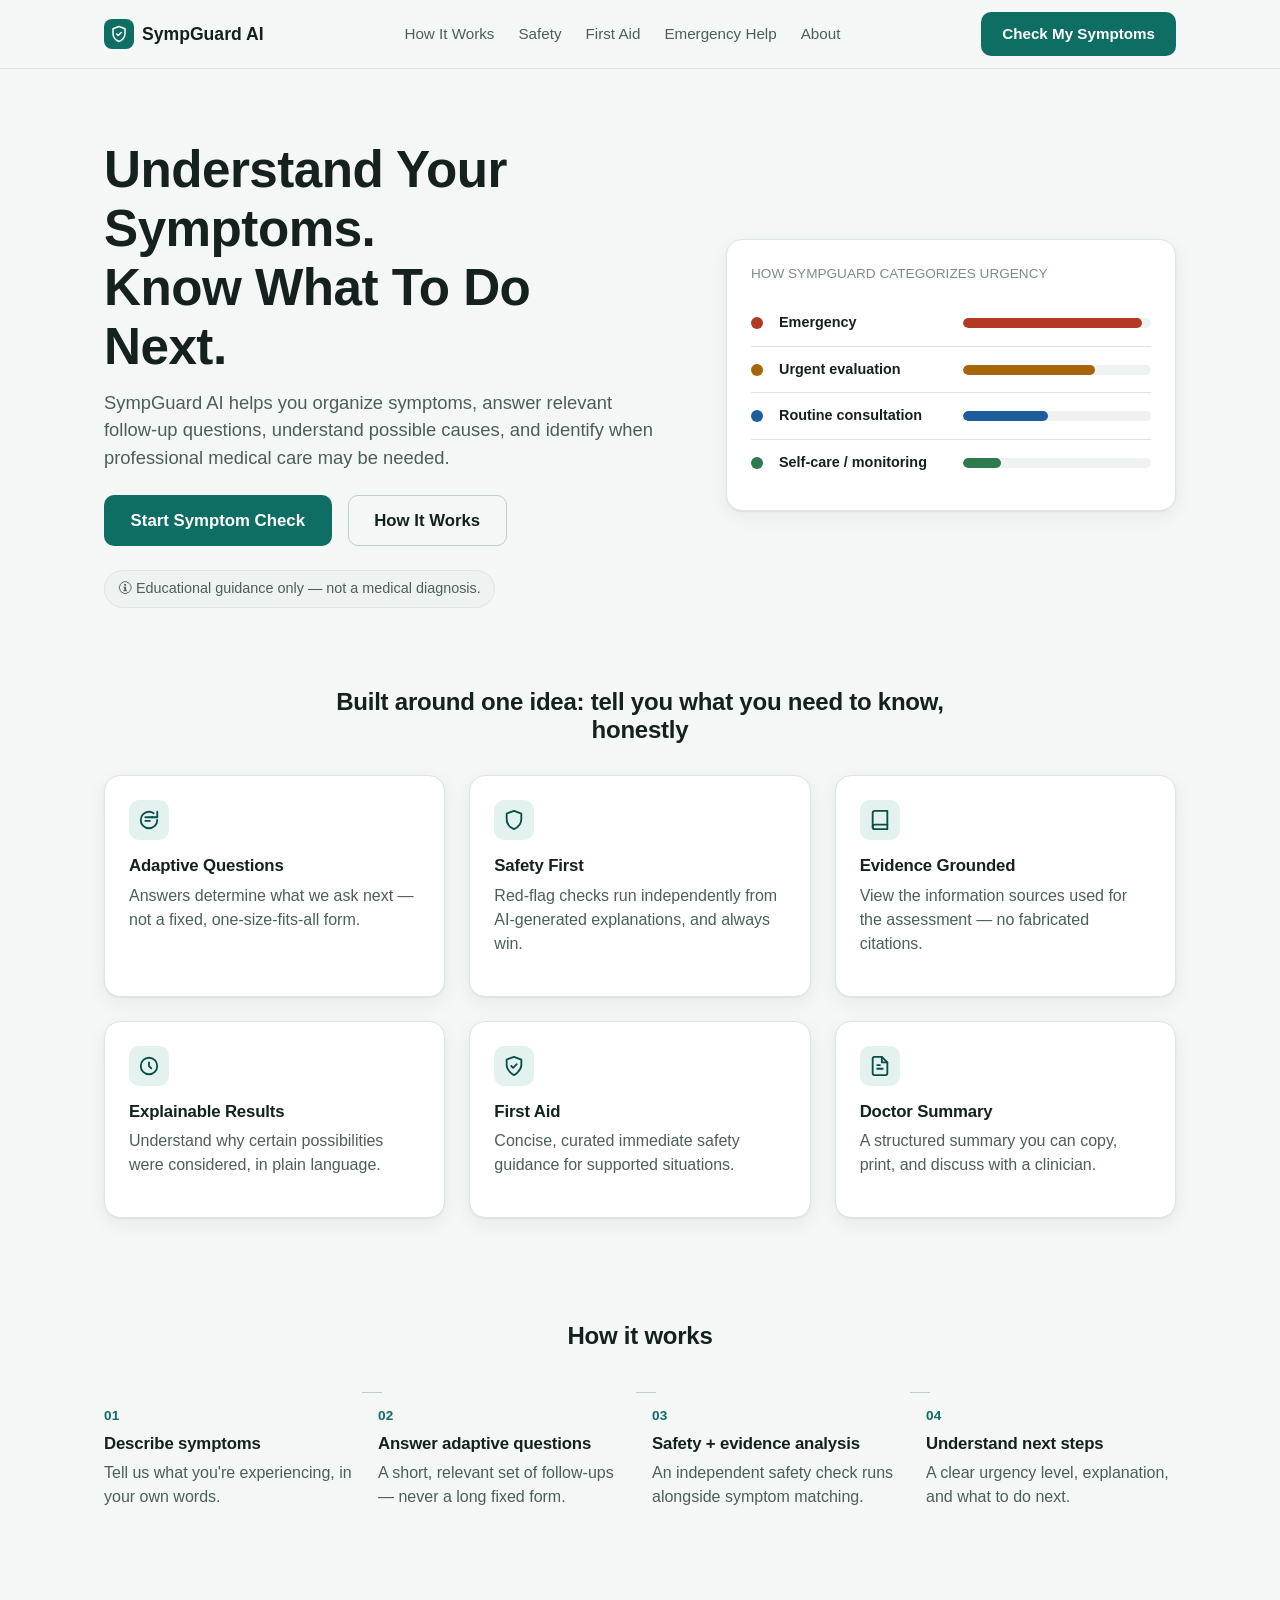
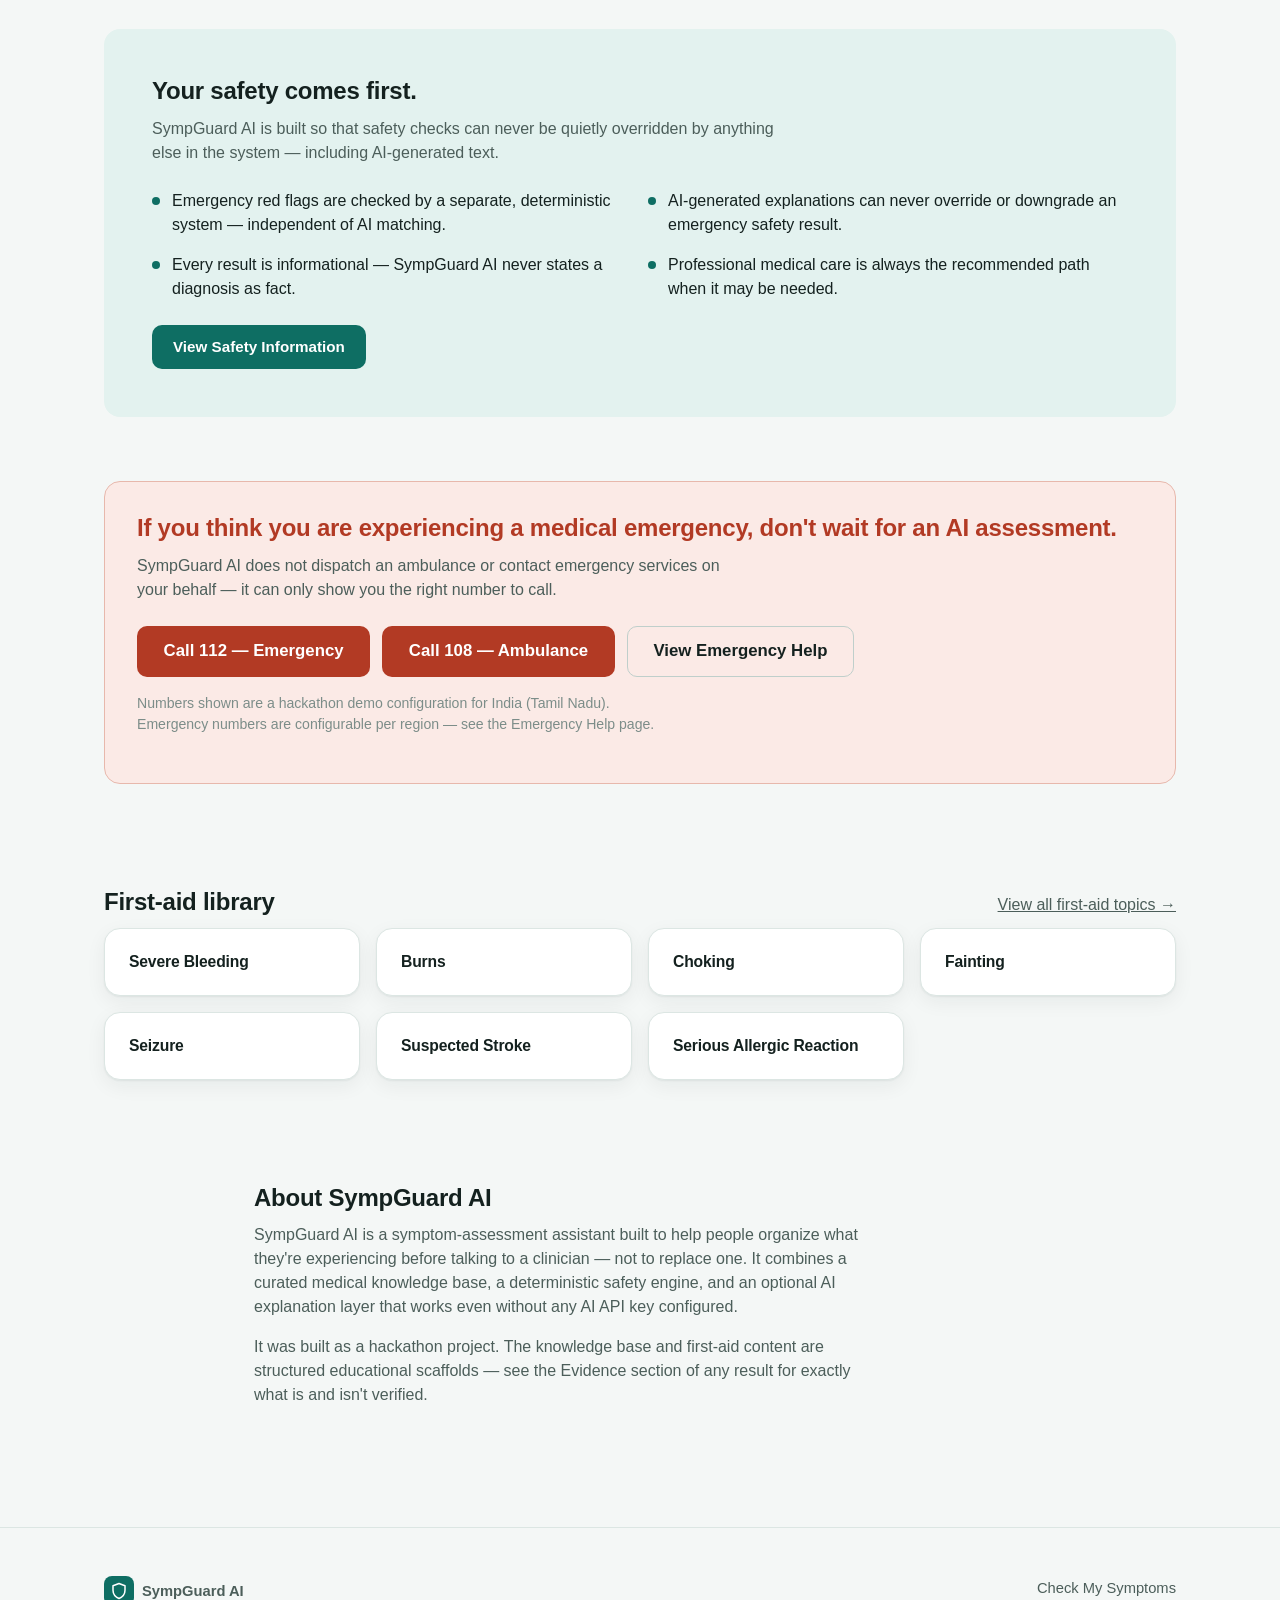
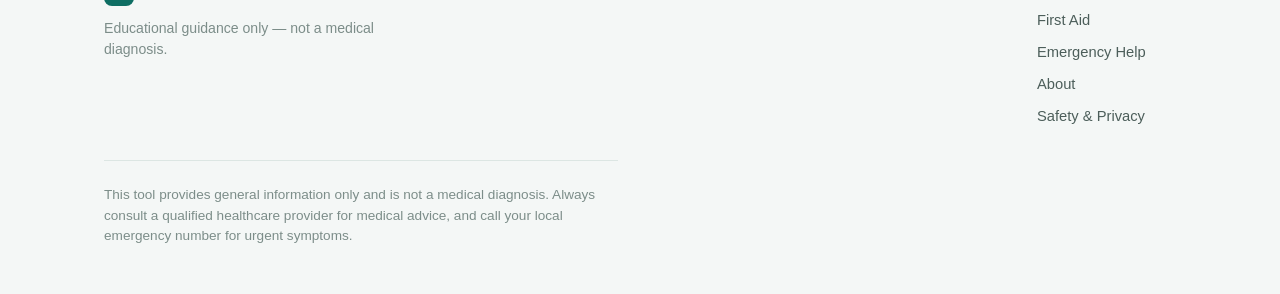
<file: health-assistant-v4/frontend/index.html>
<!DOCTYPE html>
<html lang="en">
<head>
<meta charset="UTF-8">
<meta name="viewport" content="width=device-width, initial-scale=1.0">
<title>SympGuard AI — Understand Your Symptoms. Know What To Do Next.</title>
<meta name="description" content="SympGuard AI helps you organize symptoms, answer relevant follow-up questions, and understand when professional medical care may be needed. Educational guidance only — not a medical diagnosis.">
<!-- Edit this before deploying to a real backend URL, see README "Deployment" -->
<!-- <meta name="sympguard-api-base" content="https://your-api.example.com"> -->
<link rel="icon" href="data:image/svg+xml,%3Csvg xmlns=%27http://www.w3.org/2000/svg%27 viewBox=%270 0 24 24%27%3E%3Ctext y=%2720%27 font-size=%2720%27%3E%F0%9F%9B%A1%EF%B8%8F%3C/text%3E%3C/svg%3E">
<link rel="stylesheet" href="css/styles.css">
<style>
  /* ---- landing-page-only styles ---- */
  .hero { padding: var(--space-8) 0 var(--space-7); }
  .hero .wrap { display: grid; grid-template-columns: 1.1fr 0.9fr; gap: var(--space-8); align-items: center; }
  .hero h1 { font-size: clamp(2.1rem, 4vw, 3.2rem); }
  .hero .lede { font-size: 1.15rem; color: var(--ink-soft); }
  .hero-ctas { display: flex; gap: var(--space-4); flex-wrap: wrap; margin: var(--space-5) 0; }
  .safety-line { display: inline-flex; align-items: center; gap: var(--space-2); font-size: 0.9rem; color: var(--ink-soft); background: var(--surface-sunken); border: 1px solid var(--border); padding: 0.5em 0.9em; border-radius: 999px; }

  .triage-panel { background: var(--surface); border: 1px solid var(--border); border-radius: var(--radius-lg); box-shadow: var(--shadow-card); padding: var(--space-5); }
  .triage-panel .panel-label { font-size: 0.85rem; color: var(--ink-faint); margin-bottom: var(--space-4); }
  .triage-row { display: flex; align-items: center; gap: var(--space-4); padding: var(--space-3) 0; border-bottom: 1px solid var(--border); }
  .triage-row:last-child { border-bottom: none; }
  .triage-dot { width: 12px; height: 12px; border-radius: 50%; flex-shrink: 0; }
  .triage-bar { flex: 1; height: 10px; border-radius: 6px; background: var(--surface-sunken); overflow: hidden; }
  .triage-bar span { display: block; height: 100%; border-radius: 6px; }
  .triage-label { font-size: 0.9rem; font-weight: 600; width: 168px; flex-shrink: 0; }

  .features-grid { display: grid; grid-template-columns: repeat(3, 1fr); gap: var(--space-5); }
  .feature-card h3 { font-size: 1.05rem; margin-bottom: var(--space-2); }
  .feature-card .icon { width: 40px; height: 40px; border-radius: 10px; background: var(--brand-light); display: flex; align-items: center; justify-content: center; margin-bottom: var(--space-4); }
  .feature-card .icon svg { width: 22px; height: 22px; stroke: var(--brand-dark); }

  .steps-grid { display: grid; grid-template-columns: repeat(4, 1fr); gap: var(--space-5); position: relative; }
  .step { position: relative; padding-top: var(--space-5); }
  .step .num { font-size: 0.85rem; font-weight: 700; color: var(--brand); letter-spacing: 0.02em; }
  .step h3 { font-size: 1.05rem; margin: var(--space-2) 0; }
  @media (min-width: 821px) {
    .steps-grid { align-items: start; }
    .step:not(:last-child)::after {
      content: ""; position: absolute; top: 10px; left: calc(100% + var(--space-2)); width: calc(var(--space-5) - 4px);
      height: 1px; background: var(--border-strong);
    }
  }

  .safety-section { background: var(--brand-light); border-radius: var(--radius-lg); padding: var(--space-7); }
  .safety-points { display: grid; grid-template-columns: repeat(2, 1fr); gap: var(--space-4); margin: var(--space-5) 0; }
  .safety-point { display: flex; gap: var(--space-3); align-items: flex-start; }
  .safety-point .dot { width: 8px; height: 8px; border-radius: 50%; background: var(--brand); margin-top: 0.5em; flex-shrink: 0; }

  .emergency-card { background: var(--emergency-bg); border: 1px solid var(--emergency-border); border-radius: var(--radius-lg); padding: var(--space-6); }
  .emergency-card h2 { color: var(--emergency); }
  .emergency-actions { display: flex; gap: var(--space-3); flex-wrap: wrap; margin-top: var(--space-5); }

  .firstaid-grid { display: grid; grid-template-columns: repeat(4, 1fr); gap: var(--space-4); }
  .firstaid-card { display: block; text-decoration: none; color: inherit; }
  .firstaid-card .card { transition: border-color 0.15s ease, transform 0.12s ease; height: 100%; }
  .firstaid-card:hover .card { border-color: var(--brand); transform: translateY(-2px); }
  .firstaid-card h3 { font-size: 0.98rem; margin: 0; }

  @media (max-width: 980px) {
    .features-grid, .firstaid-grid { grid-template-columns: repeat(2, 1fr); }
  }
  @media (max-width: 820px) {
    .hero .wrap { grid-template-columns: 1fr; }
    .steps-grid { grid-template-columns: 1fr 1fr; }
    .safety-points { grid-template-columns: 1fr; }
  }
  @media (max-width: 560px) {
    .features-grid, .firstaid-grid, .steps-grid { grid-template-columns: 1fr; }
  }
</style>
</head>
<body>
<a href="#main" class="skip-link">Skip to content</a>

<header class="site-header">
  <div class="wrap">
    <a href="index.html" class="brand-mark">
      <span class="mark" aria-hidden="true">
        <svg viewBox="0 0 24 24" fill="none" stroke="#fff" stroke-width="2" stroke-linecap="round" stroke-linejoin="round"><path d="M12 2 4 5v6c0 5 3.4 9 8 11 4.6-2 8-6 8-11V5l-8-3Z"/><path d="M9 12l2 2 4-4"/></svg>
      </span>
      SympGuard AI
    </a>
    <nav class="main-nav" id="main-nav">
      <ul>
        <li><a href="#how-it-works">How It Works</a></li>
        <li><a href="#safety">Safety</a></li>
        <li><a href="first-aid.html">First Aid</a></li>
        <li><a href="emergency.html">Emergency Help</a></li>
        <li><a href="#about">About</a></li>
      </ul>
    </nav>
    <div class="row" style="align-items:center; gap: var(--space-3);">
      <a class="btn btn-primary header-cta" href="app.html">Check My Symptoms</a>
      <button class="nav-toggle" id="nav-toggle" aria-expanded="false" aria-controls="main-nav" aria-label="Toggle navigation menu">☰</button>
    </div>
  </div>
</header>

<main id="main">

  <!-- HERO -->
  <section class="hero">
    <div class="wrap">
      <div>
        <h1>Understand Your Symptoms.<br>Know What To Do Next.</h1>
        <p class="lede">SympGuard AI helps you organize symptoms, answer relevant follow-up questions, understand possible causes, and identify when professional medical care may be needed.</p>
        <div class="hero-ctas">
          <a href="app.html" class="btn btn-primary btn-lg">Start Symptom Check</a>
          <a href="#how-it-works" class="btn btn-secondary btn-lg">How It Works</a>
        </div>
        <span class="safety-line">🛈 Educational guidance only — not a medical diagnosis.</span>
      </div>
      <div class="triage-panel" aria-hidden="true">
        <div class="panel-label">HOW SYMPGUARD CATEGORIZES URGENCY</div>
        <div class="triage-row">
          <span class="triage-dot" style="background:var(--emergency)"></span>
          <span class="triage-label">Emergency</span>
          <span class="triage-bar"><span style="width:95%; background:var(--emergency)"></span></span>
        </div>
        <div class="triage-row">
          <span class="triage-dot" style="background:var(--urgent)"></span>
          <span class="triage-label">Urgent evaluation</span>
          <span class="triage-bar"><span style="width:70%; background:var(--urgent)"></span></span>
        </div>
        <div class="triage-row">
          <span class="triage-dot" style="background:var(--routine)"></span>
          <span class="triage-label">Routine consultation</span>
          <span class="triage-bar"><span style="width:45%; background:var(--routine)"></span></span>
        </div>
        <div class="triage-row">
          <span class="triage-dot" style="background:var(--selfcare)"></span>
          <span class="triage-label">Self-care / monitoring</span>
          <span class="triage-bar"><span style="width:20%; background:var(--selfcare)"></span></span>
        </div>
      </div>
    </div>
  </section>

  <!-- FEATURES -->
  <section class="section-tight">
    <div class="wrap">
      <h2 class="center" style="max-width:640px;margin:0 auto var(--space-6);">Built around one idea: tell you what you need to know, honestly</h2>
      <div class="features-grid">
        <div class="feature-card card">
          <span class="icon"><svg viewBox="0 0 24 24" fill="none" stroke-width="2" stroke-linecap="round" stroke-linejoin="round"><path d="M8 9h8M8 13h5M21 12a9 9 0 1 1-9-9c2 0 3.7.6 5.1 1.6"/><path d="M21 3v6h-6"/></svg></span>
          <h3>Adaptive Questions</h3>
          <p class="muted">Answers determine what we ask next — not a fixed, one-size-fits-all form.</p>
        </div>
        <div class="feature-card card">
          <span class="icon"><svg viewBox="0 0 24 24" fill="none" stroke-width="2" stroke-linecap="round" stroke-linejoin="round"><path d="M12 2 4 5v6c0 5 3.4 9 8 11 4.6-2 8-6 8-11V5l-8-3Z"/></svg></span>
          <h3>Safety First</h3>
          <p class="muted">Red-flag checks run independently from AI-generated explanations, and always win.</p>
        </div>
        <div class="feature-card card">
          <span class="icon"><svg viewBox="0 0 24 24" fill="none" stroke-width="2" stroke-linecap="round" stroke-linejoin="round"><path d="M4 19.5A2.5 2.5 0 0 1 6.5 17H20"/><path d="M6.5 2H20v20H6.5A2.5 2.5 0 0 1 4 19.5v-15A2.5 2.5 0 0 1 6.5 2Z"/></svg></span>
          <h3>Evidence Grounded</h3>
          <p class="muted">View the information sources used for the assessment — no fabricated citations.</p>
        </div>
        <div class="feature-card card">
          <span class="icon"><svg viewBox="0 0 24 24" fill="none" stroke-width="2" stroke-linecap="round" stroke-linejoin="round"><circle cx="12" cy="12" r="9"/><path d="M12 8v4l2.5 2.5"/></svg></span>
          <h3>Explainable Results</h3>
          <p class="muted">Understand why certain possibilities were considered, in plain language.</p>
        </div>
        <div class="feature-card card">
          <span class="icon"><svg viewBox="0 0 24 24" fill="none" stroke-width="2" stroke-linecap="round" stroke-linejoin="round"><path d="M12 22s8-4.5 8-11V5l-8-3-8 3v6c0 6.5 8 11 8 11Z"/><path d="M9 12l2 2 4-4"/></svg></span>
          <h3>First Aid</h3>
          <p class="muted">Concise, curated immediate safety guidance for supported situations.</p>
        </div>
        <div class="feature-card card">
          <span class="icon"><svg viewBox="0 0 24 24" fill="none" stroke-width="2" stroke-linecap="round" stroke-linejoin="round"><path d="M14 2H6a2 2 0 0 0-2 2v16a2 2 0 0 0 2 2h12a2 2 0 0 0 2-2V8Z"/><path d="M14 2v6h6M9 15h6M9 11h3"/></svg></span>
          <h3>Doctor Summary</h3>
          <p class="muted">A structured summary you can copy, print, and discuss with a clinician.</p>
        </div>
      </div>
    </div>
  </section>

  <!-- HOW IT WORKS -->
  <section class="section" id="how-it-works">
    <div class="wrap">
      <h2 class="center" style="max-width:520px;margin:0 auto var(--space-6);">How it works</h2>
      <div class="steps-grid">
        <div class="step"><div class="num">01</div><h3>Describe symptoms</h3><p class="muted">Tell us what you're experiencing, in your own words.</p></div>
        <div class="step"><div class="num">02</div><h3>Answer adaptive questions</h3><p class="muted">A short, relevant set of follow-ups — never a long fixed form.</p></div>
        <div class="step"><div class="num">03</div><h3>Safety + evidence analysis</h3><p class="muted">An independent safety check runs alongside symptom matching.</p></div>
        <div class="step"><div class="num">04</div><h3>Understand next steps</h3><p class="muted">A clear urgency level, explanation, and what to do next.</p></div>
      </div>
    </div>
  </section>

  <!-- SAFETY -->
  <section class="section-tight" id="safety">
    <div class="wrap">
      <div class="safety-section">
        <h2>Your safety comes first.</h2>
        <p class="muted" style="max-width:640px;">SympGuard AI is built so that safety checks can never be quietly overridden by anything else in the system — including AI-generated text.</p>
        <div class="safety-points">
          <div class="safety-point"><span class="dot"></span><p style="margin:0;">Emergency red flags are checked by a separate, deterministic system — independent of AI matching.</p></div>
          <div class="safety-point"><span class="dot"></span><p style="margin:0;">AI-generated explanations can never override or downgrade an emergency safety result.</p></div>
          <div class="safety-point"><span class="dot"></span><p style="margin:0;">Every result is informational — SympGuard AI never states a diagnosis as fact.</p></div>
          <div class="safety-point"><span class="dot"></span><p style="margin:0;">Professional medical care is always the recommended path when it may be needed.</p></div>
        </div>
        <a href="emergency.html" class="btn btn-primary">View Safety Information</a>
      </div>
    </div>
  </section>

  <!-- EMERGENCY -->
  <section class="section-tight">
    <div class="wrap">
      <div class="emergency-card">
        <h2>If you think you are experiencing a medical emergency, don't wait for an AI assessment.</h2>
        <p class="muted">SympGuard AI does not dispatch an ambulance or contact emergency services on your behalf — it can only show you the right number to call.</p>
        <div class="emergency-actions">
          <a href="tel:112" class="btn btn-emergency btn-lg">Call 112 — Emergency</a>
          <a href="tel:108" class="btn btn-emergency btn-lg">Call 108 — Ambulance</a>
          <a href="emergency.html" class="btn btn-secondary btn-lg">View Emergency Help</a>
        </div>
        <p class="faint" style="margin-top:var(--space-4);">Numbers shown are a hackathon demo configuration for India (Tamil Nadu). Emergency numbers are configurable per region — see the Emergency Help page.</p>
      </div>
    </div>
  </section>

  <!-- FIRST AID PREVIEW -->
  <section class="section">
    <div class="wrap">
      <div class="row" style="justify-content:space-between; align-items:baseline;">
        <h2>First-aid library</h2>
        <a href="first-aid.html" class="muted">View all first-aid topics →</a>
      </div>
      <div class="firstaid-grid">
        <a class="firstaid-card" href="first-aid.html#severe-bleeding"><div class="card"><h3>Severe Bleeding</h3></div></a>
        <a class="firstaid-card" href="first-aid.html#burns"><div class="card"><h3>Burns</h3></div></a>
        <a class="firstaid-card" href="first-aid.html#choking"><div class="card"><h3>Choking</h3></div></a>
        <a class="firstaid-card" href="first-aid.html#fainting"><div class="card"><h3>Fainting</h3></div></a>
        <a class="firstaid-card" href="first-aid.html#seizure"><div class="card"><h3>Seizure</h3></div></a>
        <a class="firstaid-card" href="first-aid.html#suspected-stroke"><div class="card"><h3>Suspected Stroke</h3></div></a>
        <a class="firstaid-card" href="first-aid.html#severe-allergic-reaction"><div class="card"><h3>Serious Allergic Reaction</h3></div></a>
      </div>
    </div>
  </section>

  <!-- ABOUT -->
  <section class="section-tight" id="about">
    <div class="wrap-narrow">
      <h2>About SympGuard AI</h2>
      <p class="muted">SympGuard AI is a symptom-assessment assistant built to help people organize what they're experiencing before talking to a clinician — not to replace one. It combines a curated medical knowledge base, a deterministic safety engine, and an optional AI explanation layer that works even without any AI API key configured.</p>
      <p class="muted">It was built as a hackathon project. The knowledge base and first-aid content are structured educational scaffolds — see the Evidence section of any result for exactly what is and isn't verified.</p>
    </div>
  </section>

</main>

<footer class="site-footer">
  <div class="wrap">
    <div class="foot-grid">
      <div>
        <a href="index.html" class="brand-mark"><span class="mark" aria-hidden="true"><svg viewBox="0 0 24 24" fill="none" stroke="#fff" stroke-width="2" stroke-linecap="round" stroke-linejoin="round"><path d="M12 2 4 5v6c0 5 3.4 9 8 11 4.6-2 8-6 8-11V5l-8-3Z"/></svg></span>SympGuard AI</a>
        <p class="faint" style="max-width:320px; margin-top:var(--space-3);">Educational guidance only — not a medical diagnosis.</p>
      </div>
      <nav aria-label="Footer">
        <ul>
          <li><a href="app.html">Check My Symptoms</a></li>
          <li><a href="first-aid.html">First Aid</a></li>
          <li><a href="emergency.html">Emergency Help</a></li>
          <li><a href="#about">About</a></li>
          <li><a href="#safety">Safety &amp; Privacy</a></li>
        </ul>
      </nav>
    </div>
    <p class="foot-disclaimer">This tool provides general information only and is not a medical diagnosis. Always consult a qualified healthcare provider for medical advice, and call your local emergency number for urgent symptoms.</p>
  </div>
</footer>

<script src="js/config.js"></script>
<script>
  document.getElementById('nav-toggle').addEventListener('click', function () {
    var nav = document.getElementById('main-nav');
    var open = nav.classList.toggle('open');
    this.setAttribute('aria-expanded', open ? 'true' : 'false');
  });
</script>
</body>
</html>
</file>
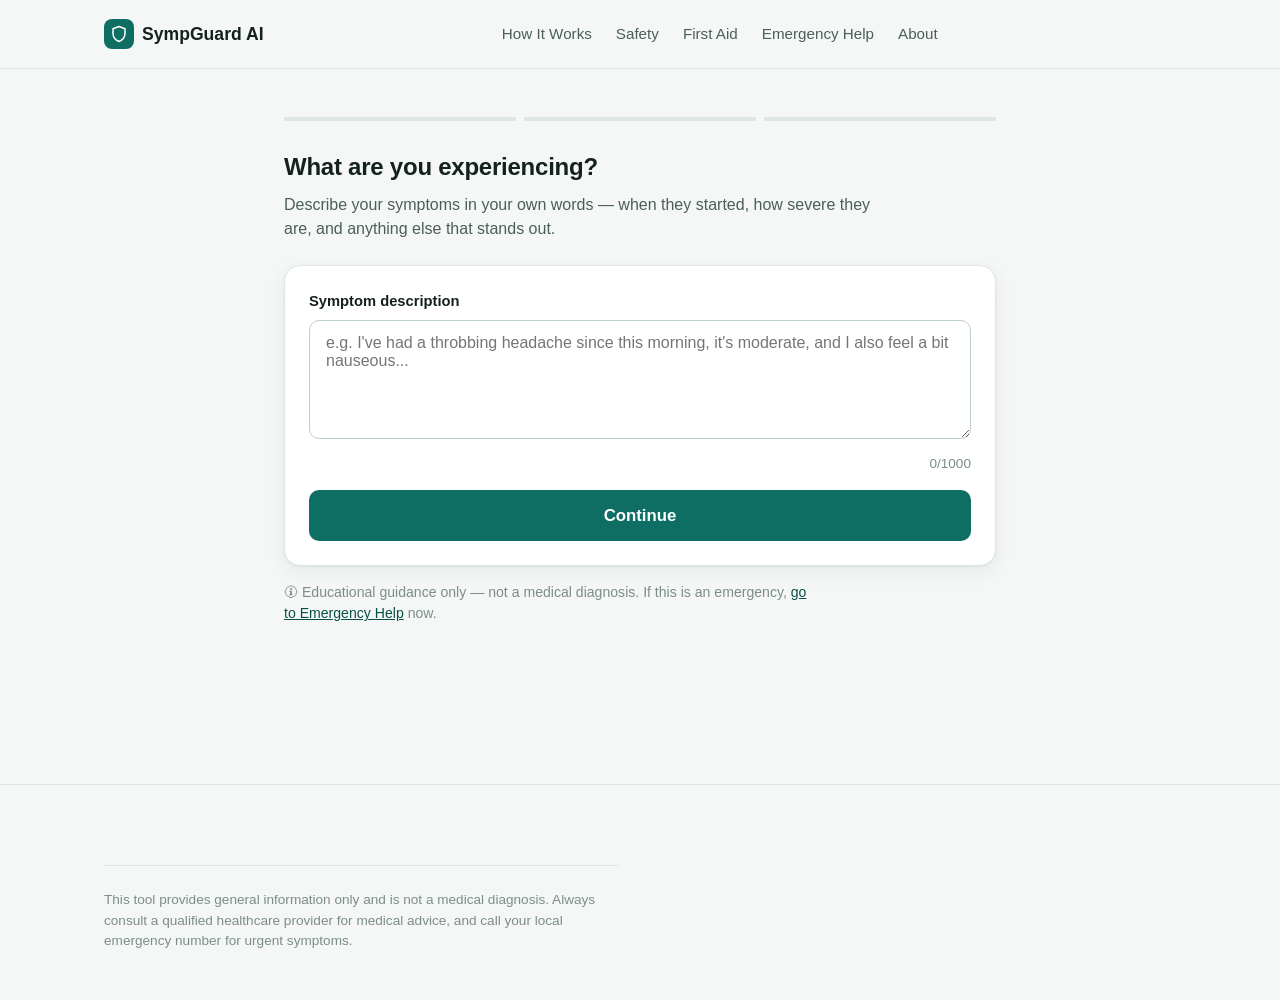
<file: health-assistant-v4/frontend/app.html>
<!DOCTYPE html>
<html lang="en">
<head>
<meta charset="UTF-8">
<meta name="viewport" content="width=device-width, initial-scale=1.0">
<title>Symptom Check — SympGuard AI</title>
<meta name="description" content="Describe your symptoms, answer a few adaptive questions, and get an explainable, safety-checked assessment.">
<link rel="icon" href="data:image/svg+xml,%3Csvg xmlns=%27http://www.w3.org/2000/svg%27 viewBox=%270 0 24 24%27%3E%3Ctext y=%2720%27 font-size=%2720%27%3E%F0%9F%9B%A1%EF%B8%8F%3C/text%3E%3C/svg%3E">
<link rel="stylesheet" href="css/styles.css">
<style>
  .app-shell { max-width: 760px; margin: 0 auto; padding: var(--space-7) var(--space-5) var(--space-8); }
  .step-indicator { display: flex; gap: var(--space-2); margin-bottom: var(--space-6); }
  .step-indicator span { height: 4px; flex: 1; background: var(--border); border-radius: 4px; }
  .step-indicator span.active { background: var(--brand); }
  .step-indicator span.done { background: var(--brand); opacity: 0.5; }

  .view { display: none; }
  .view.active { display: block; }

  .char-count { text-align: right; font-size: 0.85rem; color: var(--ink-faint); margin-top: var(--space-2); }

  .question-card { padding: var(--space-6); }
  .question-card h2 { font-size: 1.3rem; }
  .option-group { display: flex; flex-wrap: wrap; gap: var(--space-3); margin-top: var(--space-4); }
  .option-btn {
    font: inherit; font-size: 0.95rem; padding: 0.7rem 1.15rem; border-radius: var(--radius-md);
    border: 1.5px solid var(--border-strong); background: var(--surface); color: var(--ink); cursor: pointer;
  }
  .option-btn:hover { border-color: var(--brand); }
  .option-btn[aria-pressed="true"] { background: var(--brand); border-color: var(--brand); color: #fff; }
  .question-meta { font-size: 0.85rem; color: var(--ink-faint); margin-bottom: var(--space-2); }

  .add-details-wrap { margin-top: var(--space-5); border-top: 1px solid var(--border); padding-top: var(--space-4); }
  .add-details-toggle {
    background: none; border: none; padding: 0; font: inherit; font-size: 0.9rem;
    color: var(--brand-dark); cursor: pointer; text-decoration: underline;
  }
  .add-details-panel { margin-top: var(--space-3); }
  .add-details-panel textarea { margin-bottom: var(--space-3); }

  .loading-view { text-align: center; padding: var(--space-8) 0; }
  .loading-view .spinner { margin: 0 auto var(--space-4); width: 32px; height: 32px; border-width: 3px; }

  .emergency-banner {
    background: var(--emergency-bg); border: 2px solid var(--emergency-border); border-radius: var(--radius-lg);
    padding: var(--space-6); margin-bottom: var(--space-6);
  }
  .emergency-banner h2 { color: var(--emergency); }
  .emergency-banner .call-row { display: flex; gap: var(--space-3); flex-wrap: wrap; margin-top: var(--space-4); }

  .result-section { margin-bottom: var(--space-6); }
  .result-section h3 { font-size: 0.82rem; letter-spacing: 0.04em; color: var(--ink-faint); margin-bottom: var(--space-3); text-transform: uppercase; }
  .result-section .card { padding: var(--space-5); }

  .match-item { padding: var(--space-4) 0; border-bottom: 1px solid var(--border); }
  .match-item:last-child { border-bottom: none; }
  .match-item .match-head { display: flex; justify-content: space-between; align-items: baseline; gap: var(--space-3); }
  .match-item .match-head strong { font-size: 1.02rem; }
  .match-item .confidence { font-size: 0.82rem; color: var(--ink-faint); white-space: nowrap; }
  .chip { display: inline-block; font-size: 0.78rem; background: var(--surface-sunken); color: var(--ink-soft); padding: 0.2em 0.6em; border-radius: 999px; margin: 0.2em 0.3em 0 0; }

  .qa-list { list-style: none; padding: 0; margin: 0; }
  .qa-list li { padding: var(--space-3) 0; border-bottom: 1px solid var(--border); }
  .qa-list li:last-child { border-bottom: none; }
  .qa-list .q { font-size: 0.88rem; color: var(--ink-soft); }
  .qa-list .a { font-weight: 600; }

  .evidence-item { padding: var(--space-4) 0; border-bottom: 1px solid var(--border); }
  .evidence-item:last-child { border-bottom: none; }
  .evidence-disclosure { font-size: 0.85rem; color: var(--ink-faint); margin-top: var(--space-2); }

  .fa-suggest-grid { display: grid; grid-template-columns: repeat(auto-fit, minmax(180px, 1fr)); gap: var(--space-3); }

  #doctor-summary-modal {
    position: fixed; inset: 0; background: rgba(0,0,0,0.45); display: none; align-items: center; justify-content: center;
    padding: var(--space-5); z-index: 50;
  }
  #doctor-summary-modal.open { display: flex; }
  .modal-card { background: var(--surface); border-radius: var(--radius-lg); max-width: 640px; width: 100%; max-height: 85vh; overflow-y: auto; padding: var(--space-6); }
  .modal-card pre { white-space: pre-wrap; font-family: inherit; font-size: 0.92rem; background: var(--surface-sunken); padding: var(--space-4); border-radius: var(--radius-md); }
  .modal-actions { display: flex; gap: var(--space-3); flex-wrap: wrap; margin-top: var(--space-4); }

  .error-card { border-color: var(--emergency-border); background: var(--emergency-bg); }
  .error-card h3 { color: var(--emergency); }

  @media print {
    .site-header, .site-footer, .app-shell > *:not(#view-results), .step-indicator, .fa-suggest-grid, #doctor-summary-modal .modal-actions { display: none !important; }
  }
</style>
</head>
<body>
<a href="#main" class="skip-link">Skip to content</a>

<header class="site-header">
  <div class="wrap">
    <a href="index.html" class="brand-mark">
      <span class="mark" aria-hidden="true"><svg viewBox="0 0 24 24" fill="none" stroke="#fff" stroke-width="2" stroke-linecap="round" stroke-linejoin="round"><path d="M12 2 4 5v6c0 5 3.4 9 8 11 4.6-2 8-6 8-11V5l-8-3Z"/></svg></span>
      SympGuard AI
    </a>
    <nav class="main-nav" id="main-nav">
      <ul>
        <li><a href="index.html#how-it-works">How It Works</a></li>
        <li><a href="index.html#safety">Safety</a></li>
        <li><a href="first-aid.html">First Aid</a></li>
        <li><a href="emergency.html">Emergency Help</a></li>
        <li><a href="index.html#about">About</a></li>
      </ul>
    </nav>
    <div class="row" style="align-items:center; gap: var(--space-3);">
      <button class="nav-toggle" id="nav-toggle" aria-expanded="false" aria-controls="main-nav" aria-label="Toggle navigation menu">☰</button>
    </div>
  </div>
</header>

<main id="main" class="app-shell">
  <div class="step-indicator" id="step-indicator" aria-hidden="true">
    <span id="step-1"></span><span id="step-2"></span><span id="step-3"></span>
  </div>

  <!-- STEP 1: symptom input -->
  <section class="view active" id="view-input">
    <h1>What are you experiencing?</h1>
    <p class="muted">Describe your symptoms in your own words — when they started, how severe they are, and anything else that stands out.</p>
    <div class="card" style="margin-top:var(--space-5);">
      <label for="symptom-text">Symptom description</label>
      <textarea id="symptom-text" rows="5" placeholder="e.g. I've had a throbbing headache since this morning, it's moderate, and I also feel a bit nauseous..." maxlength="1000"></textarea>
      <div class="char-count"><span id="char-count">0</span>/1000</div>
      <p id="input-error" class="faint" style="color:var(--emergency); display:none;">Please enter at least 3 characters describing your symptoms.</p>
      <button class="btn btn-primary btn-lg btn-block" id="start-btn" style="margin-top:var(--space-4);">Continue</button>
    </div>
    <p class="faint" style="margin-top:var(--space-4);">🛈 Educational guidance only — not a medical diagnosis. If this is an emergency, <a href="emergency.html">go to Emergency Help</a> now.</p>
  </section>

  <!-- STEP 2: adaptive questions -->
  <section class="view" id="view-questions">
    <div class="card question-card" id="question-card"></div>
  </section>

  <!-- Loading -->
  <section class="view" id="view-loading">
    <div class="loading-view">
      <div class="spinner" role="status" aria-label="Loading"></div>
      <p id="loading-message" class="muted">Working on it…</p>
    </div>
  </section>

  <!-- Error -->
  <section class="view" id="view-error">
    <div class="card error-card">
      <h3 id="error-title">Something went wrong</h3>
      <p class="muted" id="error-message">Please try again.</p>
      <button class="btn btn-secondary" id="error-retry-btn">Try again</button>
      <button class="btn btn-secondary" id="error-restart-btn">Start over</button>
    </div>
  </section>

  <!-- STEP 3: results -->
  <section class="view" id="view-results"></section>
</main>

<div id="doctor-summary-modal" role="dialog" aria-modal="true" aria-label="Doctor-ready summary">
  <div class="modal-card">
    <h2>Doctor-Ready Summary</h2>
    <p class="faint">Not a medical record — a starting point for your conversation with a clinician.</p>
    <pre id="doctor-summary-text"></pre>
    <div class="modal-actions">
      <button class="btn btn-primary" id="copy-summary-btn">Copy Summary</button>
      <button class="btn btn-secondary" id="print-summary-btn">Print Summary</button>
      <button class="btn btn-secondary" id="close-summary-btn">Close</button>
    </div>
  </div>
</div>

<footer class="site-footer">
  <div class="wrap">
    <p class="foot-disclaimer" id="disclaimer-text">This tool provides general information only and is not a medical diagnosis. Always consult a qualified healthcare provider for medical advice, and call your local emergency number for urgent symptoms.</p>
  </div>
</footer>

<script src="js/config.js"></script>
<script src="js/api.js"></script>
<script src="js/app.js"></script>
</body>
</html>
</file>
<file: health-assistant-v4/frontend/css/styles.css>
/* =========================================================================
   SympGuard AI — Design System
   -------------------------------------------------------------------------
   Deliberately no external fonts or CDN dependency: a safety tool that
   shows emergency numbers and first-aid steps should never fail to render
   because a font CDN was unreachable. System font stack only.

   Color is used semantically, not decoratively: the four triage colors
   (emergency / urgent / routine / self-care) are the same four colors used
   throughout the app -- in the triage badge, the results page accent, and
   nowhere else -- so color itself carries meaning a user learns once.
   ========================================================================= */

:root {
  /* base palette */
  --bg: #F4F7F6;
  --surface: #FFFFFF;
  --surface-sunken: #EEF3F1;
  --ink: #14211F;
  --ink-soft: #4C5E5A;
  --ink-faint: #7C8D89;
  --border: #DCE6E3;
  --border-strong: #BFCFCB;

  /* brand */
  --brand: #0E6E63;
  --brand-dark: #0A4F47;
  --brand-light: #E3F2EF;
  --brand-contrast: #FFFFFF;

  /* semantic triage colors -- used consistently everywhere, never for decoration */
  --emergency: #B23A24;
  --emergency-bg: #FBEAE6;
  --emergency-border: #E7B8AC;
  --urgent: #A6650A;
  --urgent-bg: #FBF0DE;
  --urgent-border: #E9CE9D;
  --routine: #1F5C9E;
  --routine-bg: #E9F1FA;
  --routine-border: #BBD6EF;
  --selfcare: #2C7A4E;
  --selfcare-bg: #E9F6EF;
  --selfcare-border: #B7DEC7;

  /* type */
  --font-sans: -apple-system, BlinkMacSystemFont, "Segoe UI", Roboto, "Helvetica Neue", Arial, sans-serif;
  --measure: 68ch;

  /* spacing scale */
  --space-1: 0.25rem;
  --space-2: 0.5rem;
  --space-3: 0.75rem;
  --space-4: 1rem;
  --space-5: 1.5rem;
  --space-6: 2rem;
  --space-7: 3rem;
  --space-8: 4.5rem;

  --radius-sm: 6px;
  --radius-md: 10px;
  --radius-lg: 16px;

  --shadow-card: 0 1px 2px rgba(20, 33, 31, 0.06), 0 6px 20px rgba(20, 33, 31, 0.06);
  --focus-ring: 0 0 0 3px rgba(14, 110, 99, 0.35);
}

@media (prefers-color-scheme: dark) {
  :root:not([data-theme="light"]) {
    --bg: #0F1715;
    --surface: #16211F;
    --surface-sunken: #1C2926;
    --ink: #EAF2F0;
    --ink-soft: #B7C7C3;
    --ink-faint: #8A9C97;
    --border: #2A3A37;
    --border-strong: #3B4E4A;
    --brand: #3FBBA8;
    --brand-dark: #2E8F80;
    --brand-light: #16302C;
    --emergency: #E98670;
    --emergency-bg: #3A2019;
    --emergency-border: #6B3225;
    --urgent: #E3B15C;
    --urgent-bg: #3A2C14;
    --urgent-border: #6B4E1F;
    --routine: #7EB3E8;
    --routine-bg: #17293B;
    --routine-border: #294A6B;
    --selfcare: #7FCB9E;
    --selfcare-bg: #14311F;
    --selfcare-border: #235539;
    --shadow-card: 0 1px 2px rgba(0, 0, 0, 0.3), 0 6px 20px rgba(0, 0, 0, 0.35);
  }
}

:root[data-theme="dark"] {
  --bg: #0F1715;
  --surface: #16211F;
  --surface-sunken: #1C2926;
  --ink: #EAF2F0;
  --ink-soft: #B7C7C3;
  --ink-faint: #8A9C97;
  --border: #2A3A37;
  --border-strong: #3B4E4A;
  --brand: #3FBBA8;
  --brand-dark: #2E8F80;
  --brand-light: #16302C;
  --emergency: #E98670;
  --emergency-bg: #3A2019;
  --emergency-border: #6B3225;
  --urgent: #E3B15C;
  --urgent-bg: #3A2C14;
  --urgent-border: #6B4E1F;
  --routine: #7EB3E8;
  --routine-bg: #17293B;
  --routine-border: #294A6B;
  --selfcare: #7FCB9E;
  --selfcare-bg: #14311F;
  --selfcare-border: #235539;
  --shadow-card: 0 1px 2px rgba(0, 0, 0, 0.3), 0 6px 20px rgba(0, 0, 0, 0.35);
}

* { box-sizing: border-box; }
html { -webkit-text-size-adjust: 100%; }

body {
  margin: 0;
  background: var(--bg);
  color: var(--ink);
  font-family: var(--font-sans);
  line-height: 1.5;
  font-size: 16px;
}

img, svg { max-width: 100%; display: block; }

a { color: var(--brand-dark); }
@media (prefers-color-scheme: dark) { a { color: var(--brand); } }
:root[data-theme="dark"] a { color: var(--brand); }

h1, h2, h3, h4 { line-height: 1.15; margin: 0 0 var(--space-3); letter-spacing: -0.01em; }
p { margin: 0 0 var(--space-4); max-width: var(--measure); }
ul, ol { padding-left: 1.25em; }

.wrap { max-width: 1120px; margin: 0 auto; padding: 0 var(--space-5); }
.wrap-narrow { max-width: 820px; margin: 0 auto; padding: 0 var(--space-5); }

/* ---------- focus & accessibility ---------- */
a:focus-visible, button:focus-visible, input:focus-visible,
textarea:focus-visible, select:focus-visible, [tabindex]:focus-visible {
  outline: none;
  box-shadow: var(--focus-ring);
  border-radius: var(--radius-sm);
}
.skip-link {
  position: absolute; left: -999px; top: 0; z-index: 100;
  background: var(--brand); color: var(--brand-contrast);
  padding: var(--space-3) var(--space-4); border-radius: var(--radius-sm);
}
.skip-link:focus { left: var(--space-4); top: var(--space-4); }

@media (prefers-reduced-motion: reduce) {
  * { animation-duration: 0.001ms !important; transition-duration: 0.001ms !important; }
}

/* ---------- buttons ---------- */
.btn {
  display: inline-flex; align-items: center; justify-content: center; gap: var(--space-2);
  font-family: inherit; font-size: 0.95rem; font-weight: 600;
  padding: 0.75rem 1.25rem; border-radius: var(--radius-md);
  border: 1px solid transparent; cursor: pointer; text-decoration: none;
  transition: transform 0.12s ease, background 0.15s ease, border-color 0.15s ease;
  line-height: 1.2;
}
.btn:active { transform: translateY(1px); }
.btn-primary { background: var(--brand); color: var(--brand-contrast); }
.btn-primary:hover { background: var(--brand-dark); }
.btn-secondary { background: transparent; color: var(--ink); border-color: var(--border-strong); }
.btn-secondary:hover { border-color: var(--brand); color: var(--brand-dark); }
.btn-emergency { background: var(--emergency); color: #fff; }
.btn-emergency:hover { filter: brightness(0.92); }
.btn-block { width: 100%; }
.btn-lg { padding: 0.9rem 1.6rem; font-size: 1.05rem; }
.btn[disabled] { opacity: 0.55; cursor: not-allowed; }

/* ---------- header / nav ---------- */
.site-header {
  position: sticky; top: 0; z-index: 20;
  background: color-mix(in srgb, var(--bg) 88%, transparent);
  backdrop-filter: blur(8px);
  border-bottom: 1px solid var(--border);
}
.site-header .wrap { display: flex; align-items: center; justify-content: space-between; height: 68px; }
.brand-mark { display: flex; align-items: center; gap: var(--space-2); font-weight: 700; font-size: 1.1rem; color: var(--ink); text-decoration: none; }
.brand-mark .mark {
  width: 30px; height: 30px; border-radius: 8px; background: var(--brand);
  display: flex; align-items: center; justify-content: center; flex-shrink: 0;
}
.brand-mark .mark svg { width: 18px; height: 18px; }
.main-nav { display: flex; align-items: center; gap: var(--space-6); }
.main-nav ul { list-style: none; display: flex; gap: var(--space-5); margin: 0; padding: 0; }
.main-nav a { color: var(--ink-soft); text-decoration: none; font-size: 0.95rem; font-weight: 500; }
.main-nav a:hover, .main-nav a[aria-current="page"] { color: var(--brand-dark); }
.nav-toggle { display: none; background: none; border: 1px solid var(--border-strong); border-radius: var(--radius-sm); padding: var(--space-2) var(--space-3); }

@media (max-width: 820px) {
  .main-nav ul { display: none; }
  .nav-toggle { display: inline-flex; }
  .main-nav.open ul {
    display: flex; flex-direction: column; gap: 0;
    position: absolute; top: 68px; left: 0; right: 0; background: var(--surface);
    border-bottom: 1px solid var(--border); padding: var(--space-3) var(--space-5);
  }
  .main-nav.open ul li { border-bottom: 1px solid var(--border); }
  .main-nav.open ul li:last-child { border-bottom: none; }
  .main-nav.open ul a { display: block; padding: var(--space-3) 0; }
  .header-cta { display: none; }
}

/* ---------- footer ---------- */
.site-footer { border-top: 1px solid var(--border); margin-top: var(--space-8); padding: var(--space-7) 0 var(--space-6); color: var(--ink-soft); }
.site-footer .foot-grid { display: flex; flex-wrap: wrap; gap: var(--space-6); justify-content: space-between; }
.site-footer nav ul { list-style: none; padding: 0; margin: 0; display: flex; flex-direction: column; gap: var(--space-2); }
.site-footer a { color: var(--ink-soft); text-decoration: none; font-size: 0.92rem; }
.site-footer a:hover { color: var(--brand-dark); }
.foot-disclaimer { font-size: 0.85rem; color: var(--ink-faint); margin-top: var(--space-6); border-top: 1px solid var(--border); padding-top: var(--space-5); }

/* ---------- cards ---------- */
.card {
  background: var(--surface); border: 1px solid var(--border); border-radius: var(--radius-lg);
  padding: var(--space-5); box-shadow: var(--shadow-card);
}

/* ---------- badges (triage) ---------- */
.badge { display: inline-flex; align-items: center; gap: var(--space-2); font-weight: 700; font-size: 0.85rem; padding: 0.4em 0.85em; border-radius: 999px; border: 1px solid; }
.badge-emergency { background: var(--emergency-bg); color: var(--emergency); border-color: var(--emergency-border); }
.badge-urgent { background: var(--urgent-bg); color: var(--urgent); border-color: var(--urgent-border); }
.badge-routine { background: var(--routine-bg); color: var(--routine); border-color: var(--routine-border); }
.badge-selfcare { background: var(--selfcare-bg); color: var(--selfcare); border-color: var(--selfcare-border); }

/* ---------- form controls ---------- */
textarea, input[type="text"] {
  font-family: inherit; font-size: 1rem; width: 100%;
  border: 1.5px solid var(--border-strong); border-radius: var(--radius-md);
  padding: 0.85rem 1rem; background: var(--surface); color: var(--ink);
}
textarea:focus, input[type="text"]:focus { border-color: var(--brand); }
label { font-weight: 600; font-size: 0.92rem; display: block; margin-bottom: var(--space-2); }

/* ---------- utility ---------- */
.muted { color: var(--ink-soft); }
.faint { color: var(--ink-faint); font-size: 0.88rem; }
.center { text-align: center; }
.stack { display: flex; flex-direction: column; gap: var(--space-4); }
.row { display: flex; gap: var(--space-4); flex-wrap: wrap; }
.section { padding: var(--space-8) 0; }
.section-tight { padding: var(--space-6) 0; }
hr.divider { border: none; border-top: 1px solid var(--border); margin: var(--space-6) 0; }

.scroll-x { overflow-x: auto; }

/* loading spinner */
.spinner { width: 20px; height: 20px; border-radius: 50%; border: 2.5px solid var(--border-strong); border-top-color: var(--brand); animation: spin 0.8s linear infinite; }
@keyframes spin { to { transform: rotate(360deg); } }

/* skeleton loading state */
.skeleton { background: linear-gradient(90deg, var(--surface-sunken) 25%, var(--border) 37%, var(--surface-sunken) 63%); background-size: 400% 100%; animation: shimmer 1.4s ease infinite; border-radius: var(--radius-sm); }
@keyframes shimmer { 0% { background-position: 100% 50%; } 100% { background-position: 0 50%; } }
</file>
